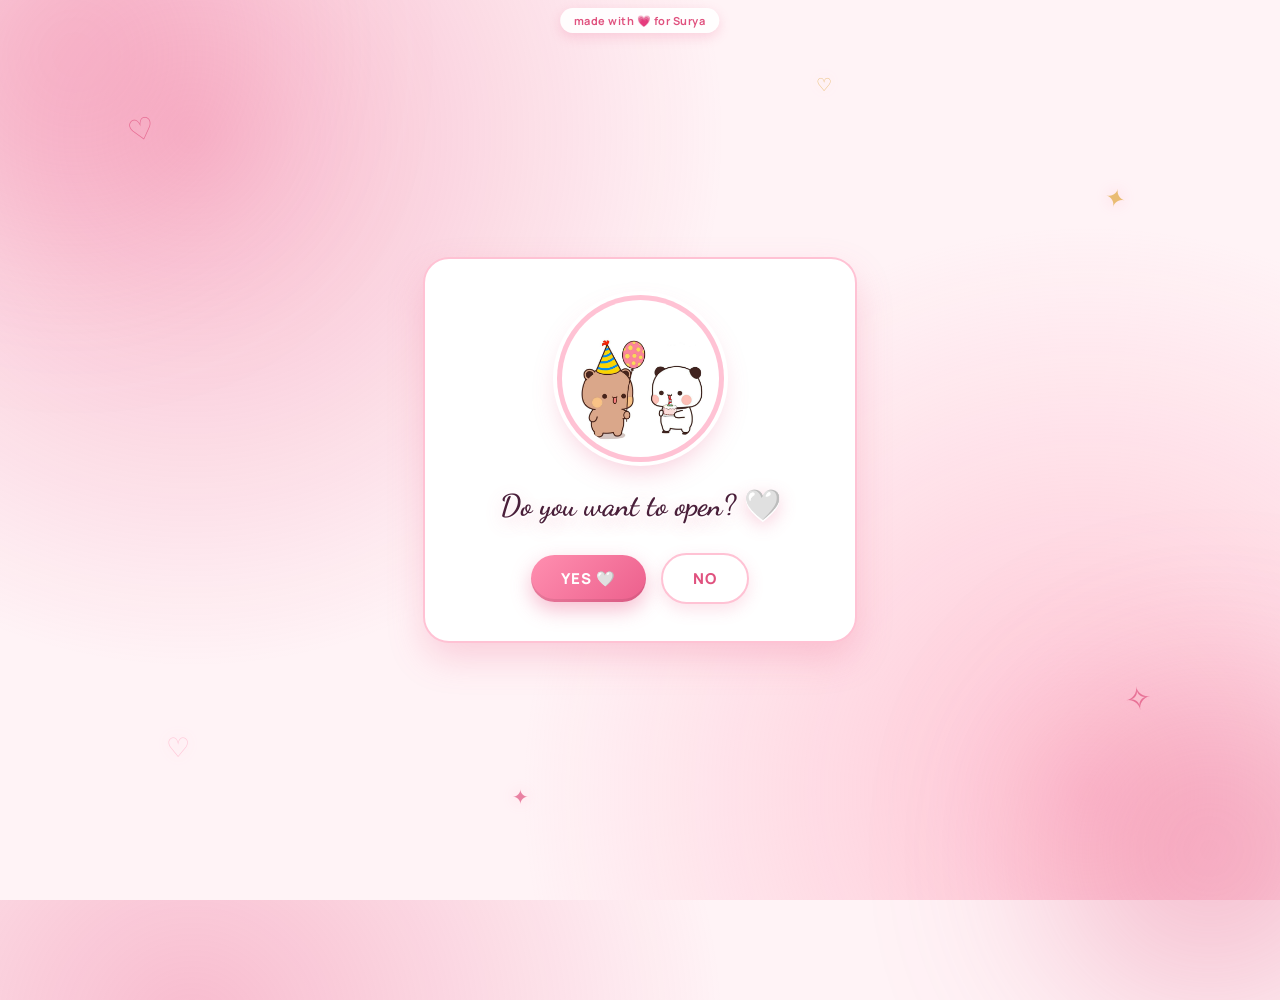
<file: index.html>
<!DOCTYPE html>
<html lang="en">
<head>
    <meta charset="UTF-8">
    <meta name="viewport" content="width=device-width, initial-scale=1.0, viewport-fit=cover"><meta name="theme-color" content="#FFF3F6">

    <title>A Little Surprise 🤍</title>

    <style>
        * {
            margin: 0;
            padding: 0;
            box-sizing: border-box;
        }

        body {
            min-height: 100vh;
            min-height: 100dvh;
            display: flex;
            justify-content: center;
            align-items: center;

            background:
                radial-gradient(circle at 20% 20%, #F6D6E0 0%, transparent 28%),
                radial-gradient(circle at 80% 80%, #E8A0B8 0%, transparent 25%),
                #FFF7F0;

            font-family: "Manrope", Arial, sans-serif;
            overflow: hidden;
            position: relative;
        }

        /* Soft background glow */
        body::before {
            content: "";
            position: absolute;
            width: 350px;
            height: 350px;
            background: #F6D6E0;
            border-radius: 50%;
            filter: blur(100px);
            opacity: 0.35;
            top: -120px;
            left: -100px;
        }

        body::after {
            content: "";
            position: absolute;
            width: 300px;
            height: 300px;
            background: #E8A0B8;
            border-radius: 50%;
            filter: blur(100px);
            opacity: 0.2;
            bottom: -100px;
            right: -80px;
        }

        /* Cute doodles */
        .doodle {
            position: absolute;
            color: #B8758D;
            opacity: 0.35;
            pointer-events: none;
            z-index: 1;
        }

        .d1 {
            top: 12%;
            left: 10%;
            font-size: 30px;
            transform: rotate(-15deg);
        }

        .d2 {
            top: 20%;
            right: 12%;
            font-size: 25px;
            transform: rotate(15deg);
        }

        .d3 {
            bottom: 15%;
            left: 13%;
            font-size: 27px;
        }

        .d4 {
            bottom: 20%;
            right: 10%;
            font-size: 32px;
            transform: rotate(-10deg);
        }

        .d5 {
            top: 8%;
            right: 35%;
            font-size: 18px;
        }

        .d6 {
            bottom: 10%;
            left: 40%;
            font-size: 20px;
        }

        /* Main card */
        .container {
            width: 90%;
            max-width: 430px;

            background: #5A3E36;

            padding: 38px 28px 32px;

            border-radius: 30px;

            text-align: center;

            position: relative;
            z-index: 5;

            box-shadow:
                0 25px 60px rgba(90, 62, 54, 0.22),
                0 8px 20px rgba(90, 62, 54, 0.12);

            animation: cardAppear 1s ease;
        }

        @keyframes cardAppear {
            from {
                opacity: 0;
                transform: translateY(25px) scale(0.95);
            }

            to {
                opacity: 1;
                transform: translateY(0) scale(1);
            }
        }

        /* Photo */
        .photo-wrapper {
            display: inline-block;
            padding: 6px;
            background: #FFFFFF;
            border-radius: 50%;

            box-shadow:
                0 0 0 6px #E8A0B8,
                0 10px 25px rgba(0, 0, 0, 0.15);

            margin-bottom: 25px;
        }

        .photo {
            width: 145px;
            height: 145px;

            object-fit: cover;

            border-radius: 50%;

            display: block;

            /* Original photo colour */
            filter: none;
        }

        /* Question */
        h2 {
            color: #FFF7F0;
            font-size: 23px;
            font-weight: 600;

            margin-bottom: 28px;

            letter-spacing: 0.2px;
        }

        /* Buttons */
        .buttons {
            display: flex;
            justify-content: center;
            align-items: center;
            gap: 15px;

            position: relative;
            min-height: 55px;
        }

        button {
            border: none;
            padding: 13px 30px;

            border-radius: 30px;

            font-size: 15px;
            font-weight: 600;

            cursor: pointer;

            transition:
                transform 0.25s ease,
                box-shadow 0.25s ease;
        }

        /* YES */
        #yesBtn {
            background: #F6D6E0;
            color: #5A3E36;

            box-shadow: 0 7px 18px rgba(0, 0, 0, 0.15);
        }

        #yesBtn:hover {
            transform: translateY(-3px) scale(1.04);
            background: #FFFFFF;

            box-shadow: 0 10px 25px rgba(0, 0, 0, 0.2);
        }

        /* NO */
        #noBtn {
            background: #7A574C;
            color: #FFF7F0;

            box-shadow: 0 7px 18px rgba(0, 0, 0, 0.12);

            position: relative;
        }

        #noBtn:hover {
            background: #6B4B41;
        }

        /* Falling hearts */
        .heart {
            position: fixed;

            top: -30px;

            font-size: 20px;

            pointer-events: none;

            z-index: 100;

            animation: fall linear forwards;
        }

        @keyframes fall {
            0% {
                transform:
                    translateY(-30px)
                    rotate(0deg)
                    scale(0.8);

                opacity: 0;
            }

            10% {
                opacity: 1;
            }

            100% {
                transform:
                    translateY(110vh)
                    rotate(360deg)
                    scale(1.2);

                opacity: 0;
            }
        }

        /* Mobile */
        @media (max-width: 500px) {

            .container {
                width: 88%;
                padding: 32px 22px 28px;
                border-radius: 27px;
            }

            .photo {
                width: 125px;
                height: 125px;
            }

            h2 {
                font-size: 20px;
            }

            button {
                padding: 12px 26px;
                font-size: 14px;
            }

            .d1 {
                left: 5%;
            }

            .d2 {
                right: 5%;
            }

            .d3 {
                left: 6%;
            }

            .d4 {
                right: 5%;
            }
        }
    </style>
<link href="https://fonts.googleapis.com/css2?family=Cormorant+Garamond:ital,wght@0,400;0,500;0,600;0,700;1,400;1,500;1,600;1,700&family=Manrope:wght@300;400;500;600;700;800&display=swap" rel="stylesheet">
<style>/* LOVE-OVERRIDE */

body{background:radial-gradient(circle at 15% 15%,rgba(236,95,140,.38) 0,transparent 40%),radial-gradient(circle at 85% 88%,rgba(255,160,185,.55) 0,transparent 42%),#FFF3F6!important;font-family:Manrope,Arial,sans-serif!important}
body::before{background:#EC5F8C!important;opacity:.28!important}
body::after{background:#E0527F!important;opacity:.4!important}
.doodle{color:#E0527F!important;opacity:.7!important;text-shadow:0 0 15px #FFB6CB}
.d2,.d5{color:#E0A63D!important}.d3{color:#FFB6CB!important}
.container{background:#FFFFFF!important;border:1px solid rgba(236,95,140,.75);box-shadow:0 0 34px rgba(236,95,140,.45),0 25px 60px rgba(0,0,0,.75)!important}
.photo-wrapper{background:#FFFFFF!important;box-shadow:0 0 0 3px #E0527F,0 0 22px rgba(255,160,190,.6)!important}
h2{color:#4A1F3A!important;font-family:'Cormorant Garamond',Georgia,serif!important;font-style:italic;font-weight:600!important;font-size:clamp(24px,6.6vw,30px)!important;line-height:1.2}
html{-webkit-text-size-adjust:100%;-webkit-tap-highlight-color:transparent}
button{touch-action:manipulation}
button{font-family:Manrope,Arial,sans-serif!important}
#yesBtn{background:#EC5F8C!important;color:#4A1F3A!important;box-shadow:0 0 15px rgba(255,160,190,.5)!important}
#yesBtn:hover{background:#FFB6CB!important;color:#FFF3F6!important}
#noBtn{background:#E0527F!important;color:#4A1F3A!important;box-shadow:none!important}
#noBtn:hover{background:#962750!important}

</style>
<link href="https://fonts.googleapis.com/css2?family=Dancing+Script:wght@600;700&display=swap" rel="stylesheet"><link rel="stylesheet" href="cute.css"></head>

<body>

    <!-- Background doodles -->
    <div class="doodle d1">♡</div>
    <div class="doodle d2">✦</div>
    <div class="doodle d3">♡</div>
    <div class="doodle d4">✧</div>
    <div class="doodle d5">♡</div>
    <div class="doodle d6">✦</div>


    <!-- Main Card -->
    <div class="container">

        <div class="photo-wrapper">
            <img
                src="bubududu.jpg"
                alt="Cute Photo"
                class="photo"
            >
        </div>

        <h2>Do you want to open? 🤍</h2>

        <div class="buttons">

            <button id="yesBtn">
                YES 🤍
            </button>

            <button id="noBtn">
                NO
            </button>

        </div>

    </div>


    <script>

        const yesBtn = document.getElementById("yesBtn");
        const noBtn = document.getElementById("noBtn");


        /* =========================
           NO BUTTON - MOVE AWAY
        ========================= */

        function moveNoButton() {

            const maxX = window.innerWidth - noBtn.offsetWidth - 20;
            const maxY = window.innerHeight - noBtn.offsetHeight - 20;

            const randomX = Math.max(
                10,
                Math.random() * maxX
            );

            const randomY = Math.max(
                10,
                Math.random() * maxY
            );

            noBtn.style.position = "fixed";

            noBtn.style.left = randomX + "px";
            noBtn.style.top = randomY + "px";

            noBtn.style.zIndex = "50";
        }


        /* Desktop */
        noBtn.addEventListener("mouseenter", moveNoButton);


        /* Mobile */
        noBtn.addEventListener("touchstart", function(e) {

            e.preventDefault();

            moveNoButton();

        });


        /* Extra protection */
        noBtn.addEventListener("click", function(e) {

            e.preventDefault();

            moveNoButton();

        });


        /* =========================
           YES BUTTON
        ========================= */

        yesBtn.addEventListener("click", function() {

            createHearts();

            setTimeout(function() {

                window.location.href = "next.html";

            }, 2500);

        });


        /* =========================
           FALLING HEARTS
        ========================= */

        function createHearts() {

            const hearts = [
                "♡",
                "♥",
                "♡",
                "♥",
                "♡"
            ];

            for (let i = 0; i < 100; i++) {

                const heart = document.createElement("div");

                heart.classList.add("heart");

                heart.innerHTML =
                    hearts[Math.floor(Math.random() * hearts.length)];

                heart.style.left =
                    Math.random() * 100 + "vw";

                heart.style.fontSize =
                    (12 + Math.random() * 20) + "px";

                heart.style.animationDuration =
                    (2 + Math.random() * 3) + "s";

                heart.style.animationDelay =
                    Math.random() * 1.5 + "s";

                /*
                   Pink + white hearts
                */

                heart.style.color = ["#E0527F","#FFB6CB","#FFB6CB","#A8559B","#E0527F"][Math.floor(Math.random()*5)]; heart.style.textShadow = "0 0 15px #FFB6CB";

                document.body.appendChild(heart);


                setTimeout(function() {
                    heart.remove();
                }, 6000);

            }

        }

    </script>

<script src="cute.js"></script></body>
</html>
</file>
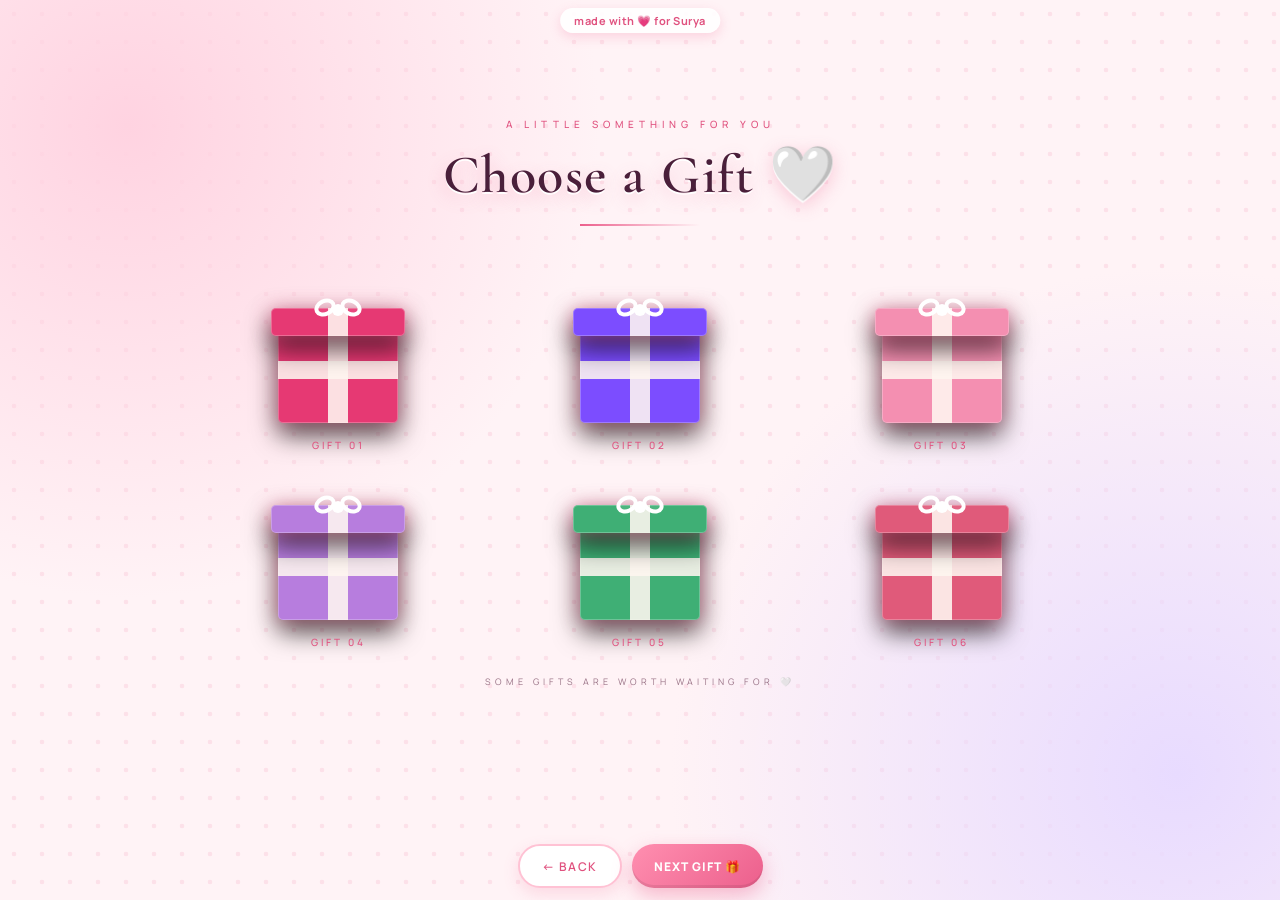
<file: birthdaygift.html>
<!DOCTYPE html>
<html lang="en">

<head>

<meta charset="UTF-8">

<meta name="viewport"
      content="width=device-width, initial-scale=1.0, viewport-fit=cover"><meta name="theme-color" content="#FFF3F6">

<title>Birthday Gifts 🤍</title>

<style>

/* =========================
   BASIC
========================= */

*{
    margin:0;
    padding:0;
    box-sizing:border-box;
}

html,
body{
    width:100%;
    min-height:100%;
}

body{

    background:#000;

    color:#fff;

    font-family:
        Arial,
        Helvetica,
        sans-serif;

    overflow:hidden;
}


/* =========================
   BACKGROUND GLOW
========================= */

body::before{

    content:"";

    position:fixed;

    width:650px;
    height:650px;

    left:50%;
    top:50%;

    transform:
        translate(-50%,-50%);

    background:
        radial-gradient(
            circle,
            rgba(255,255,255,.08),
            transparent 68%
        );

    pointer-events:none;

    z-index:0;
}


/* =========================
   MAIN
========================= */

.page{

    position:relative;

    width:100%;
    min-height:100vh;

    display:flex;

    flex-direction:column;

    align-items:center;

    justify-content:center;

    padding:35px 20px;

    z-index:2;
}


/* =========================
   TITLE
========================= */

.top-text{

    text-align:center;

    margin-bottom:42px;

    animation:
        titleIn
        1.2s
        ease
        forwards;
}


.top-small{

    color:#7A4A63;

    font-size:10px;

    letter-spacing:5px;

    margin-bottom:13px;
}


.top-text h1{

    font-size:
        clamp(28px,5vw,48px);

    font-weight:300;

    letter-spacing:6px;
}


.top-line{

    width:80px;

    height:1px;

    background:#fff;

    margin:17px auto 0;
}


@keyframes titleIn{

    from{

        opacity:0;

        transform:
            translateY(-25px);
    }

    to{

        opacity:1;

        transform:
            translateY(0);
    }
}


/* =========================
   GIFT GRID
========================= */

.gift-grid{

    width:100%;

    max-width:850px;

    display:grid;

    grid-template-columns:
        repeat(3,1fr);

    gap:42px 55px;

    justify-items:center;
}


/* =========================
   GIFT ITEM
========================= */

.gift-item{

    position:relative;

    width:145px;

    height:155px;

    display:flex;

    align-items:flex-end;

    justify-content:center;

    cursor:pointer;

    transition:.3s ease;
}


.gift-item:hover{

    transform:
        translateY(-7px);
}


/* =========================
   GIFT BOX
========================= */

.gift-box{

    position:relative;

    width:120px;

    height:100px;

    background:var(--gift-color);

    border-radius:5px;

    box-shadow:

        0 12px 30px
        rgba(0,0,0,.7),

        inset 0 0 0 1px
        rgba(255,255,255,.3);

    transition:
        transform .5s ease;
}


/* =========================
   VERTICAL RIBBON
========================= */

.ribbon-vertical{

    position:absolute;

    left:50%;

    top:0;

    transform:
        translateX(-50%);

    width:20px;

    height:100%;

    background:
        rgba(255,255,255,.75);
}


/* =========================
   HORIZONTAL RIBBON
========================= */

.ribbon-horizontal{

    position:absolute;

    left:0;

    top:38px;

    width:100%;

    height:18px;

    background:
        rgba(255,255,255,.75);
}


/* =========================
   GIFT LID
========================= */

.gift-lid{

    position:absolute;

    left:-7px;

    top:-15px;

    width:134px;

    height:28px;

    background:var(--gift-color);

    border-radius:5px;

    box-shadow:

        0 5px 12px
        rgba(0,0,0,.5);

    transition:

        transform .65s
        cubic-bezier(.22,.61,.36,1);
}


.lid-ribbon{

    position:absolute;

    left:50%;

    top:0;

    transform:
        translateX(-50%);

    width:20px;

    height:100%;

    background:
        rgba(255,255,255,.75);
}


/* =========================
   BOW
========================= */

.bow{

    position:absolute;

    top:-24px;

    left:50%;

    width:40px;

    height:25px;

    transform:
        translateX(-50%);

    z-index:5;
}


.bow-left,
.bow-right{

    position:absolute;

    width:22px;

    height:17px;

    border:4px solid #fff;

    border-radius:50%;

    background:
        rgba(255,255,255,.08);
}


.bow-left{

    left:-4px;

    transform:
        rotate(-25deg);
}


.bow-right{

    right:-4px;

    transform:
        rotate(25deg);
}


.bow-center{

    position:absolute;

    left:50%;

    top:5px;

    width:12px;

    height:12px;

    transform:
        translateX(-50%);

    border-radius:50%;

    background:#fff;

    z-index:3;
}


/* =========================
   NUMBER
========================= */

.gift-number{

    position:absolute;

    bottom:-29px;

    left:0;

    width:100%;

    text-align:center;

    color:#7A4A63;

    font-size:10px;

    letter-spacing:3px;
}


/* =========================
   COLORFUL PAPER
========================= */

.paper{

    position:absolute;

    left:50%;

    top:45px;

    width:12px;

    height:20px;

    opacity:0;

    z-index:15;

    pointer-events:none;

    border-radius:2px;
}


/* =========================
   SPARKLE STARS
========================= */

.sparkle,
.star-burst{

    position:absolute;

    left:50%;

    top:30px;

    width:10px;

    height:10px;

    color:#fff;

    opacity:0;

    z-index:16;

    pointer-events:none;

    font-size:18px;

    line-height:1;

    text-shadow:

        0 0 6px #fff,
        0 0 15px #fff;
}


/* =========================
   2 SECOND PAPER BURST
========================= */

.gift-item.burst .paper{

    animation:
        colorfulPaperBurst
        2s
        ease-out
        forwards;
}


@keyframes colorfulPaperBurst{

    0%{

        opacity:0;

        transform:
            translate(-50%,0)
            scale(.2)
            rotate(0deg);
    }

    10%{

        opacity:1;
    }

    45%{

        opacity:1;

        transform:
            translate(
                calc(-50% + var(--paper-x)),
                var(--paper-y)
            )
            rotate(var(--paper-r))
            scale(1);
    }

    75%{

        opacity:1;
    }

    100%{

        opacity:0;

        transform:
            translate(
                calc(-50% + var(--paper-x)),
                calc(var(--paper-y) + 70px)
            )
            rotate(
                calc(var(--paper-r) + 180deg)
            )
            scale(.7);
    }
}


/* =========================
   STAR BURST
========================= */

.gift-item.burst .sparkle,
.gift-item.burst .star-burst{

    animation:
        starBurst
        2s
        ease-out
        forwards;
}


@keyframes starBurst{

    0%{

        opacity:0;

        transform:
            translate(-50%,0)
            scale(.1)
            rotate(0deg);
    }

    15%{

        opacity:1;

        transform:
            translate(
                calc(-50% + var(--star-x) * .25),
                calc(var(--star-y) * .25)
            )
            scale(1.5)
            rotate(45deg);
    }

    55%{

        opacity:1;

        transform:
            translate(
                calc(-50% + var(--star-x) * .75),
                calc(var(--star-y) * .75)
            )
            scale(1.1)
            rotate(180deg);
    }

    100%{

        opacity:0;

        transform:
            translate(
                calc(-50% + var(--star-x)),
                var(--star-y)
            )
            scale(.2)
            rotate(360deg);
    }
}


/* =========================
   OPEN STATE
========================= */

.gift-item.open{

    transform:
        translateY(-5px);
}


.gift-item.open .gift-lid{

    transform:
        translateY(-75px)
        rotate(-8deg);
}


.gift-item.open .gift-box{

    transform:
        scale(1.03);
}


/* =========================
   MESSAGE
========================= */

.gift-message{

    position:absolute;

    left:50%;

    top:-70px;

    width:220px;

    transform:
        translateX(-50%)
        translateY(15px)
        scale(.8);

    opacity:0;

    pointer-events:none;

    padding:12px 16px;

    background:#4A1F3A;

    border:1px solid #7A4A63;

    border-radius:12px;

    text-align:center;

    color:#fff;

    font-size:12px;

    line-height:1.5;

    box-shadow:
        0 10px 30px
        rgba(0,0,0,.7);

    transition:.5s ease;

    z-index:40;
}


/* =========================
   MESSAGE AFTER 2 SECONDS
========================= */

.gift-item.show-message .gift-message{

    opacity:1;

    transform:
        translateX(-50%)
        translateY(0)
        scale(1);

    pointer-events:auto;

    cursor:pointer;
}


/* =========================
   MESSAGE HOVER
========================= */

.gift-item.show-message .gift-message:hover{

    border-color:#fff;

    transform:
        translateX(-50%)
        translateY(-2px)
        scale(1.03);
}


/* =========================
   MESSAGE ARROW
========================= */

.gift-message::after{

    content:"";

    position:absolute;

    left:50%;

    bottom:-7px;

    width:12px;

    height:12px;

    background:#4A1F3A;

    border-right:1px solid #7A4A63;

    border-bottom:1px solid #7A4A63;

    transform:
        translateX(-50%)
        rotate(45deg);
}


/* =========================
   BOTTOM TEXT
========================= */

.bottom-text{

    margin-top:55px;

    color:#7A4A63;

    font-size:9px;

    letter-spacing:4px;

    text-align:center;
}


/* =========================
   BACK BUTTON
========================= */

.back-btn{

    position:fixed;

    left:22px;

    bottom:22px;

    padding:8px 14px;

    background:transparent;

    color:#7A4A63;

    border:1px solid #4A1F3A;

    border-radius:18px;

    font-size:9px;

    letter-spacing:2px;

    cursor:pointer;

    transition:.3s ease;

    z-index:50;
}


.back-btn:hover{

    color:#fff;

    border-color:#fff;
}


/* =========================
   MOBILE
========================= */

@media(max-width:700px){

    body{

        overflow:auto;
    }


    .page{

        min-height:100vh;

        padding:
            35px
            12px
            75px;

        justify-content:
            flex-start;
    }


    .top-text{

        margin-top:15px;

        margin-bottom:45px;
    }


    .top-text h1{

        font-size:28px;

        letter-spacing:4px;
    }


    .gift-grid{

        grid-template-columns:
            repeat(2,1fr);

        gap:55px 20px;

        max-width:400px;
    }


    .gift-item{

        width:135px;

        height:145px;
    }


    .gift-box{

        width:110px;

        height:92px;
    }


    .gift-lid{

        width:124px;
    }


    .gift-message{

        width:190px;

        font-size:11px;
    }


    .bottom-text{

        margin-top:45px;

        margin-bottom:20px;
    }

}


/* =========================
   6 GIFT COLORS
========================= */

.gift-1{
    --gift-color:#E63973;
}

.gift-2{
    --gift-color:#7C4DFF;
}

.gift-3{
    --gift-color:#F48FB1;
}

.gift-4{
    --gift-color:#B77DDE;
}

.gift-5{
    --gift-color:#3FAF75;
}

.gift-6{
    --gift-color:#E05A7A;
}

</style>

<link href="https://fonts.googleapis.com/css2?family=Cormorant+Garamond:ital,wght@0,400;0,500;0,600;0,700;1,400;1,500;1,600;1,700&family=Manrope:wght@300;400;500;600;700;800&display=swap" rel="stylesheet">

<style>
/* LOVE-OVERRIDE */

html,body{background:#FFF3F6}

body{
    background:
        radial-gradient(
            ellipse at 18% 8%,
            rgba(236,95,140,.34),
            transparent 55%
        ),
        radial-gradient(
            ellipse at 85% 95%,
            rgba(255,160,185,.5),
            transparent 55%
        ),
        #FFF3F6 fixed!important;

    color:#4A1F3A!important;

    font-family:
        Manrope,
        Arial,
        sans-serif!important
}

body::before{
    background:
        radial-gradient(
            circle,
            rgba(255,160,190,.14),
            transparent 68%
        )!important
}

.top-small{
    color:#E0527F!important;
    font-weight:500
}

.top-text h1{
    font-family:
        'Cormorant Garamond',
        Georgia,
        serif!important;

    font-weight:600!important;

    letter-spacing:1.5px!important;

    font-size:
        clamp(30px,8.6vw,54px)!important;

    line-height:1.15!important;

    color:#4A1F3A;

    text-shadow:
        0 0 15px rgba(255,160,190,.55)
}

.top-line{
    background:
        linear-gradient(
            90deg,
            transparent,
            #E0527F,
            transparent
        )!important;

    height:2px!important;

    width:120px!important
}

.gift-box,.gift-lid{
    box-shadow:
        0 0 18px rgba(236,95,140,.5),
        0 12px 26px rgba(0,0,0,.7),
        inset 0 0 0 1px rgba(255,255,255,.25)!important
}

.ribbon-vertical,
.ribbon-horizontal,
.lid-ribbon{
    background:
        rgba(255,247,242,.88)!important
}

.gift-number{
    color:#E0527F!important;
    font-weight:500
}

.gift-message{
    background:#FFFFFF!important;
    border:1px solid #EC5F8C!important;
    color:#A8559B!important;
    font-weight:500;

    box-shadow:
        0 0 20px rgba(236,95,140,.5),
        0 12px 26px rgba(0,0,0,.6)!important
}

.gift-message::after{
    background:#FFFFFF!important;
    border-right:1px solid #EC5F8C!important;
    border-bottom:1px solid #EC5F8C!important
}

.gift-item.show-message .gift-message:hover{
    border-color:#E0527F!important
}

.sparkle,
.star-burst{
    color:#E0A63D!important;

    text-shadow:
        0 0 6px #FFF7F2,
        0 0 14px #FFB6CB!important
}

.bottom-text{
    color:#7A4A63!important;
    opacity:.75
}

.back-btn{
    display:none!important
}

html{
    -webkit-text-size-adjust:100%;
    -webkit-tap-highlight-color:transparent
}

.page{
    min-height:100vh;
    min-height:100dvh;
    padding-bottom:130px!important
}

/* ONLY GIFT COLORS CHANGED */

.gift-1{--gift-color:#E63973}
.gift-2{--gift-color:#7C4DFF}
.gift-3{--gift-color:#F48FB1}
.gift-4{--gift-color:#B77DDE}
.gift-5{--gift-color:#3FAF75}
.gift-6{--gift-color:#E05A7A}

.fh{
    position:fixed;
    bottom:-30px;
    opacity:.75;
    text-shadow:0 0 15px #FFB6CB;
    animation:fhup linear forwards;
    pointer-events:none;
    z-index:1
}

@keyframes fhup{
    to{
        transform:
            translateY(-115vh)
            rotate(25deg);
        opacity:0
    }
}

</style>

<link href="https://fonts.googleapis.com/css2?family=Dancing+Script:wght@600;700&display=swap" rel="stylesheet"><link rel="stylesheet" href="cute.css"></head>

<body>

<div class="page">

    <!-- =========================
         TITLE
    ========================== -->

    <div class="top-text">

        <div class="top-small">
            A LITTLE SOMETHING FOR YOU
        </div>

        <h1>
            Choose a Gift 🤍
        </h1>

        <div class="top-line"></div>

    </div>


    <!-- =========================
         GIFT GRID
    ========================== -->

    <div class="gift-grid">


        <!-- =========================
             GIFT 1
        ========================== -->

        <div class="gift-item gift-1"
             onclick="openGift(1)">

            <div class="gift-message"
                 id="message1"
                 onclick="goToGift(1,event)">

                WOW! Your surprise is here! ✨
                <br><br>
                <span>Tap this message 🎁</span>

            </div>


            <div class="gift-box">

                <div class="ribbon-vertical"></div>

                <div class="ribbon-horizontal"></div>

                <div class="gift-lid">

                    <div class="lid-ribbon"></div>

                </div>

                <div class="bow">

                    <div class="bow-left"></div>
                    <div class="bow-right"></div>
                    <div class="bow-center"></div>

                </div>

            </div>


            <div class="gift-number">
                GIFT 01
            </div>

        </div>


        <!-- =========================
             GIFT 2
        ========================== -->

        <div class="gift-item gift-2"
             onclick="openGift(2)">

            <div class="gift-message"
                 id="message2"
                 onclick="goToGift(2,event)">

                No gift is here 🤍

            </div>


            <div class="gift-box">

                <div class="ribbon-vertical"></div>

                <div class="ribbon-horizontal"></div>

                <div class="gift-lid">

                    <div class="lid-ribbon"></div>

                </div>

                <div class="bow">

                    <div class="bow-left"></div>
                    <div class="bow-right"></div>
                    <div class="bow-center"></div>

                </div>

            </div>


            <div class="gift-number">
                GIFT 02
            </div>

        </div>


        <!-- =========================
             GIFT 3
        ========================== -->

        <div class="gift-item gift-3"
             onclick="openGift(3)">

            <div class="gift-message"
                 id="message3"
                 onclick="goToGift(3,event)">

                WOW! Your surprise is here! ✨
                <br><br>
                <span>Tap this message 🎁</span>

            </div>


            <div class="gift-box">

                <div class="ribbon-vertical"></div>

                <div class="ribbon-horizontal"></div>

                <div class="gift-lid">

                    <div class="lid-ribbon"></div>

                </div>

                <div class="bow">

                    <div class="bow-left"></div>
                    <div class="bow-right"></div>
                    <div class="bow-center"></div>

                </div>

            </div>


            <div class="gift-number">
                GIFT 03
            </div>

        </div>


        <!-- =========================
             GIFT 4
        ========================== -->

        <div class="gift-item gift-4"
             onclick="openGift(4)">

            <div class="gift-message"
                 id="message4"
                 onclick="goToGift(4,event)">

                WOW! Your surprise is here! ✨
                <br><br>
                <span>Tap this message 🎁</span>

            </div>


            <div class="gift-box">

                <div class="ribbon-vertical"></div>

                <div class="ribbon-horizontal"></div>

                <div class="gift-lid">

                    <div class="lid-ribbon"></div>

                </div>

                <div class="bow">

                    <div class="bow-left"></div>
                    <div class="bow-right"></div>
                    <div class="bow-center"></div>

                </div>

            </div>


            <div class="gift-number">
                GIFT 04
            </div>

        </div>


        <!-- =========================
             GIFT 5
        ========================== -->

        <div class="gift-item gift-5"
             onclick="openGift(5)">

            <div class="gift-message"
                 id="message5">

                No gift is here 🤍

            </div>


            <div class="gift-box">

                <div class="ribbon-vertical"></div>

                <div class="ribbon-horizontal"></div>

                <div class="gift-lid">

                    <div class="lid-ribbon"></div>

                </div>

                <div class="bow">

                    <div class="bow-left"></div>
                    <div class="bow-right"></div>
                    <div class="bow-center"></div>

                </div>

            </div>


            <div class="gift-number">
                GIFT 05
            </div>

        </div>


        <!-- =========================
             GIFT 6
        ========================== -->

        <div class="gift-item gift-6"
             onclick="openGift(6)">

            <div class="gift-message"
                 id="message6"
                 onclick="goToGift(6,event)">

                WOW! Your surprise is here! ✨
                <br><br>
                <span>Tap this message 🎁</span>

            </div>


            <div class="gift-box">

                <div class="ribbon-vertical"></div>

                <div class="ribbon-horizontal"></div>

                <div class="gift-lid">

                    <div class="lid-ribbon"></div>

                </div>

                <div class="bow">

                    <div class="bow-left"></div>
                    <div class="bow-right"></div>
                    <div class="bow-center"></div>

                </div>

            </div>


            <div class="gift-number">
                GIFT 06
            </div>

        </div>


    </div>


    <!-- =========================
         BOTTOM TEXT
    ========================== -->

    <div class="bottom-text">

        SOME GIFTS ARE WORTH WAITING FOR 🤍

    </div>


</div>


<!-- =========================
     BACK BUTTON
========================= -->

<button class="back-btn"
        onclick="goBack()">

    BACK

</button>


<script>

let giftTimer = null;


/* =========================
   OPEN GIFT
========================= */

function openGift(number){

    const gifts =
        document.querySelectorAll(".gift-item");

    const gift =
        gifts[number - 1];


    /* Stop previous timer */

    if(giftTimer){

        clearTimeout(giftTimer);

        giftTimer = null;

    }


    /* Close other gifts */

    gifts.forEach(item => {

        if(item !== gift){

            item.classList.remove(
                "open",
                "burst",
                "show-message"
            );

        }

    });


    /* If message already visible */

    if(gift.classList.contains("show-message")){

        return;

    }


    /* Reset current gift */

    gift.classList.remove(
        "open",
        "burst",
        "show-message"
    );


    /* Restart animation */

    void gift.offsetWidth;


    /* Open box */

    gift.classList.add("open");


    /* Create paper */

    createColorfulPaper(gift);


    /* Create stars */

    createSparkleStars(gift);


    /* Start 2 second burst */

    gift.classList.add("burst");


    /*
       MESSAGE APPEARS
       ONLY AFTER 2000ms
    */

    giftTimer = setTimeout(function(){

        gift.classList.remove("burst");

        gift.classList.add("show-message");

        giftTimer = null;

    },2000);

}


/* =========================
   COLORFUL PAPER
========================= */

function createColorfulPaper(gift){

    gift.querySelectorAll(".paper").forEach(
        paper => paper.remove()
    );


    const colors = [

        "#ff1744",
        "#ff9100",
        "#ffee00",
        "#00e676",
        "#00b0ff",
        "#651fff",
        "#f500ff",
        "#ff4081",
        "#00e5ff",
        "#76ff03"

    ];


    for(let i = 0; i < 40; i++){

        const paper =
            document.createElement("span");


        paper.className =
            "paper";


        const angle =
            Math.random() *
            Math.PI * 2;


        const distance =
            80 +
            Math.random() * 150;


        const x =
            Math.cos(angle) *
            distance;


        const y =
            Math.sin(angle) *
            distance - 70;


        const rotation =
            Math.random() * 720 - 360;


        paper.style.setProperty(
            "--paper-x",
            x + "px"
        );


        paper.style.setProperty(
            "--paper-y",
            y + "px"
        );


        paper.style.setProperty(
            "--paper-r",
            rotation + "deg"
        );


        paper.style.background =
            colors[
                Math.floor(
                    Math.random() *
                    colors.length
                )
            ];


        paper.style.width =
            (6 + Math.random() * 9) +
            "px";


        paper.style.height =
            (8 + Math.random() * 15) +
            "px";


        paper.style.animationDelay =
            (Math.random() * .15) +
            "s";


        gift.appendChild(paper);

    }

}


/* =========================
   SPARKLE STARS
========================= */

function createSparkleStars(gift){

    gift.querySelectorAll(
        ".sparkle,.star-burst"
    ).forEach(
        star => star.remove()
    );


    const starSymbols = [

        "✦",
        "✧",
        "✦",
        "✧",
        "★"

    ];


    const starColors = [

        "#ffffff",
        "#fff176",
        "#ff80ab",
        "#80d8ff",
        "#b388ff",
        "#69f0ae"

    ];


    for(let i = 0; i < 32; i++){

        const star =
            document.createElement("span");


        star.className =
            "star-burst";


        star.textContent =
            starSymbols[
                Math.floor(
                    Math.random() *
                    starSymbols.length
                )
            ];


        const angle =
            Math.random() *
            Math.PI * 2;


        const distance =
            70 +
            Math.random() * 170;


        const x =
            Math.cos(angle) *
            distance;


        const y =
            Math.sin(angle) *
            distance - 80;


        star.style.setProperty(
            "--star-x",
            x + "px"
        );


        star.style.setProperty(
            "--star-y",
            y + "px"
        );


        star.style.color =
            starColors[
                Math.floor(
                    Math.random() *
                    starColors.length
                )
            ];


        star.style.fontSize =
            (10 + Math.random() * 14) +
            "px";


        star.style.animationDelay =
            (Math.random() * .2) +
            "s";


        gift.appendChild(star);

    }

}


/* =========================
   GO TO GIFT PAGE
========================= */

function goToGift(number,event){

    event.stopPropagation();


    const pages = {

        1: "giftone.html",

        3: "giftthree.html",

        4: "giftfour.html",

        6: "giftsix.html"

    };


    if(pages[number]){

        window.location.href =
            pages[number];

    }

}


/* =========================
   BACK
========================= */

function goBack(){

    window.location.href =
        "gift.html";

}

</script>


<script>

/* opened-gift badges */

(function(){

var real=[1,3,4,6],o=[];

try{
    o=JSON.parse(
        localStorage.getItem("openedGifts")||"[]"
    )
}catch(e){}

var n=0;

real.forEach(function(g){

    if(o.indexOf(String(g))>=0){

        n++;

        var el=
            document.querySelectorAll(
                ".gift-number"
            )[g-1];

        if(el)
            el.textContent+=" ✓ OPENED";

    }

});

var b=
    document.querySelector(
        ".bottom-text"
    );

if(b&&n>0&&n<4)
    b.textContent=
        n+" OF 4 GIFTS OPENED 🤍 PICK THE NEXT ONE";

if(b&&n==4)
    b.textContent=
        "ALL GIFTS OPENED 🤍 HAPPY BIRTHDAY SURYA!"

})();

</script>

<link rel="stylesheet" href="giftcommon.css">

<div class="gnav">
    <a class="back" href="gift.html">← BACK</a>
    <a id="gnext" href="#">NEXT GIFT 🎁</a>
</div>

<script>

(function(){

var pages={
    1:"giftone.html",
    3:"giftthree.html",
    4:"giftfour.html",
    6:"giftsix.html"
},o=[];

try{
    o=JSON.parse(
        localStorage.getItem("openedGifts")||"[]"
    )
}catch(e){}

var t=
    [1,3,4,6].filter(
        function(g){
            return o.indexOf(String(g))<0
        }
    )[0]||1;

document.getElementById("gnext").href=
    pages[t]

})();

</script>

<script>

setInterval(function(){

var h=
    document.createElement("div");

h.className="fh";

h.textContent=
    Math.random()>.5?"♡":"♥";

h.style.color=[
    "#E0527F",
    "#FFB6CB",
    "#FFB6CB",
    "#A8559B",
    "#E0527F"
][
    Math.floor(
        Math.random()*5
    )
];

h.style.cssText+=
    "left:"+Math.random()*100+"vw;"+
    "font-size:"+
    (12+Math.random()*18)+"px;"+
    "animation-duration:"+
    (7+Math.random()*5)+"s";

document.body.appendChild(h);

setTimeout(
    function(){
        h.remove()
    },
    12500
);

},1100);

</script>

<script src="cute.js"></script></body>

</html>
</file>
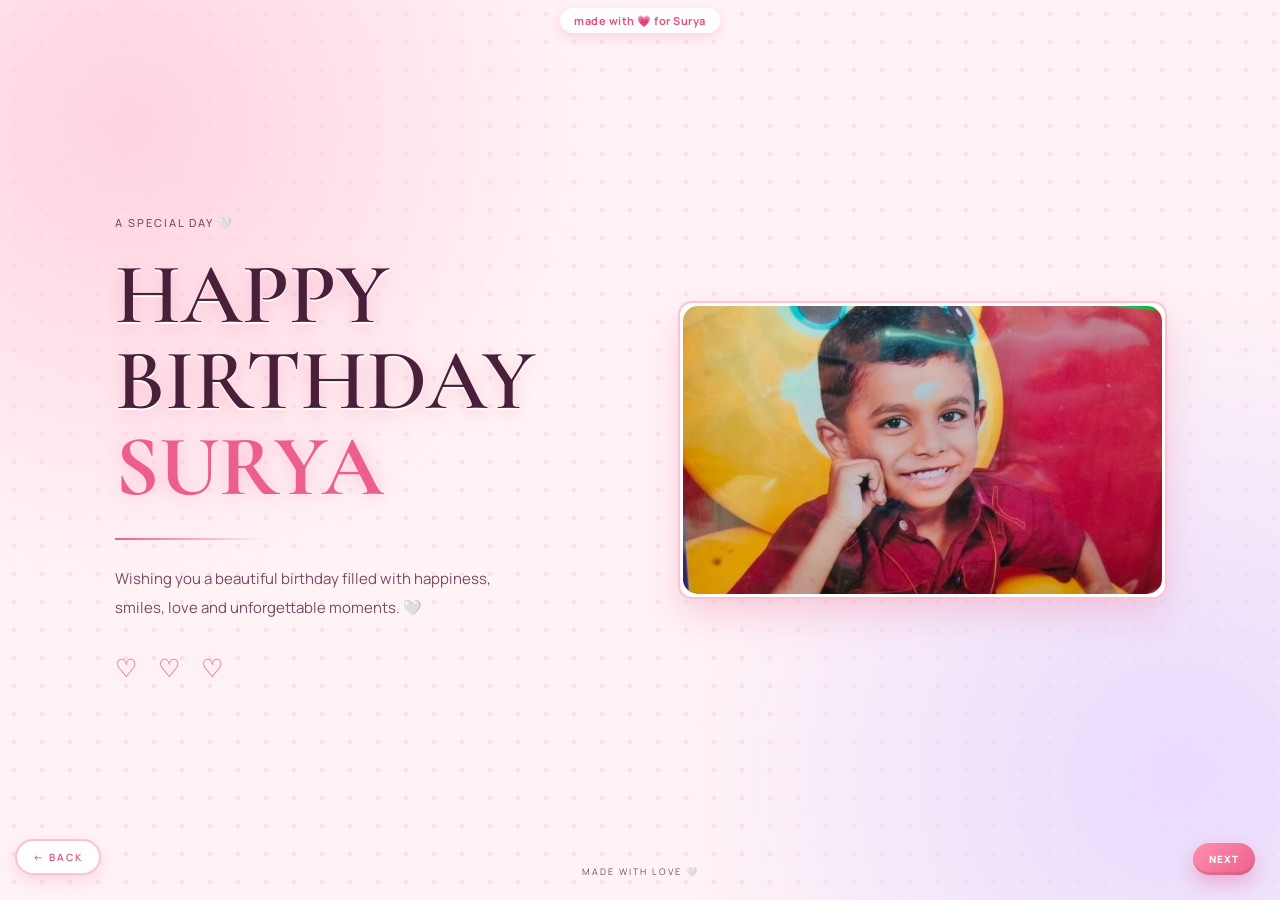
<file: gift.html>
<!DOCTYPE html>
<html lang="en">

<head>

<meta charset="UTF-8">

<meta name="viewport"
      content="width=device-width, initial-scale=1.0, viewport-fit=cover"><meta name="theme-color" content="#FFF3F6">

<title>Happy Birthday Surya 🤍</title>


<style>

/* =========================
   BASIC
========================= */

*{
    margin:0;
    padding:0;
    box-sizing:border-box;
}

html,
body{
    width:100%;
    height:100%;
}

body{

    background:#000;

    color:#fff;

    font-family:
        Arial,
        Helvetica,
        sans-serif;

    overflow:hidden;
}


/* =========================
   SOFT BACKGROUND GLOW
========================= */

body::before{

    content:"";

    position:fixed;

    width:650px;
    height:650px;

    left:50%;
    top:50%;

    transform:
        translate(-50%,-50%);

    background:
        radial-gradient(
            circle,
            rgba(255,255,255,.09),
            transparent 68%
        );

    animation:
        backgroundGlow
        5s
        ease-in-out
        infinite
        alternate;

    pointer-events:none;

    z-index:0;
}


@keyframes backgroundGlow{

    0%{

        opacity:.3;

        transform:
            translate(-50%,-50%)
            scale(.8);
    }

    100%{

        opacity:1;

        transform:
            translate(-50%,-50%)
            scale(1.15);
    }
}


/* =========================
   MAIN PAGE
========================= */

.page{

    position:relative;

    width:100%;
    height:100vh;

    display:flex;

    align-items:center;

    justify-content:center;

    padding:30px;

    z-index:2;
}


.content{

    width:100%;

    max-width:1050px;

    display:grid;

    grid-template-columns:
        1fr 1fr;

    align-items:center;

    gap:80px;
}


/* =========================
   LEFT SIDE
========================= */

.message{

    opacity:0;

    transform:
        translateX(-140px);

    animation:
        leftEnter
        1.5s
        cubic-bezier(.22,.61,.36,1)
        forwards;

    animation-delay:.3s;
}


@keyframes leftEnter{

    0%{

        opacity:0;

        transform:
            translateX(-140px);
    }

    70%{

        opacity:1;
    }

    100%{

        opacity:1;

        transform:
            translateX(0);
    }
}


/* Small text */

.small{

    color:#888;

    font-size:11px;

    letter-spacing:6px;

    margin-bottom:22px;

    opacity:0;

    animation:
        fadeUp
        1s
        ease
        forwards;

    animation-delay:1.1s;
}


/* Main birthday text */

.message h1{

    font-size:
        clamp(
            38px,
            5vw,
            68px
        );

    font-weight:300;

    line-height:1.08;

    letter-spacing:6px;

    margin-bottom:28px;

    opacity:0;

    transform:
        translateY(35px);

    animation:
        titleAppear
        1.4s
        cubic-bezier(.22,.61,.36,1)
        forwards;

    animation-delay:1.4s;
}


@keyframes titleAppear{

    to{

        opacity:1;

        transform:
            translateY(0);
    }
}


/* =========================
   LINE
========================= */

.line{

    width:0;

    height:1px;

    background:#fff;

    margin-bottom:25px;

    animation:
        lineAppear
        1s
        ease
        forwards;

    animation-delay:2.3s;
}


@keyframes lineAppear{

    to{

        width:150px;
    }
}


/* =========================
   MESSAGE
========================= */

.message p{

    max-width:410px;

    color:#999;

    font-size:15px;

    line-height:1.9;

    opacity:0;

    animation:
        fadeUp
        1s
        ease
        forwards;

    animation-delay:2.5s;
}


/* Small hearts */

.heart-text{

    margin-top:28px;

    font-size:25px;

    letter-spacing:8px;

    opacity:0;

    animation:
        fadeUp
        1s
        ease
        forwards;

    animation-delay:2.9s;
}


@keyframes fadeUp{

    from{

        opacity:0;

        transform:
            translateY(20px);
    }

    to{

        opacity:1;

        transform:
            translateY(0);
    }
}


/* =========================
   RIGHT SIDE PHOTO
========================= */

.photo-section{

    display:flex;

    justify-content:center;

    opacity:0;

    transform:
        translateX(140px)
        scale(.85);

    animation:
        photoEnter
        1.6s
        cubic-bezier(.22,.61,.36,1)
        forwards;

    animation-delay:1.7s;
}


@keyframes photoEnter{

    0%{

        opacity:0;

        transform:
            translateX(140px)
            scale(.85);
    }

    100%{

        opacity:1;

        transform:
            translateX(0)
            scale(1);
    }
}


/* =========================
   PHOTO FRAME
========================= */
.photo-frame img{
    width:100%;
    height:100%;
    display:block;
    object-fit:cover;
    border-radius:15px;
    filter:none !important;
    opacity:1;
    transition:.6s ease;
}

@keyframes photoFloat{

    0%,
    100%{

        transform:
            translateY(0);
    }

    50%{

        transform:
            translateY(-12px);
    }
}


/* =========================
   PHOTO
========================= */

.photo-frame img{

    width:100%;

    height:100%;

    display:block;

    object-fit:cover;

    border-radius:15px;

    filter:
        grayscale(100%);

    transition:
        .6s
        ease;
}


.photo-frame:hover img{

    filter:
        grayscale(0%);

    transform:
        scale(1.02);
}


/* =========================
   PHOTO CORNERS
========================= */

.corner{

    position:absolute;

    width:28px;

    height:28px;

    border-color:#fff;

    border-style:solid;

    z-index:5;
}


.corner.one{

    top:-6px;

    left:-6px;

    border-width:
        2px
        0
        0
        2px;

    border-radius:
        10px
        0
        0
        0;
}


.corner.two{

    top:-6px;

    right:-6px;

    border-width:
        2px
        2px
        0
        0;

    border-radius:
        0
        10px
        0
        0;
}


.corner.three{

    bottom:-6px;

    left:-6px;

    border-width:
        0
        0
        2px
        2px;

    border-radius:
        0
        0
        0
        10px;
}


.corner.four{

    bottom:-6px;

    right:-6px;

    border-width:
        0
        2px
        2px
        0;

    border-radius:
        0
        0
        10px
        0;
}


/* =========================
   FLOATING WHITE HEARTS
========================= */

.heart{

    position:fixed;

    bottom:-40px;

    color:#fff;

    font-size:15px;

    opacity:0;

    pointer-events:none;

    z-index:1;

    animation:
        heartFloat
        linear
        forwards;
}


@keyframes heartFloat{

    0%{

        transform:
            translateY(0)
            scale(.4)
            rotate(0deg);

        opacity:0;
    }


    15%{

        opacity:.8;
    }


    50%{

        opacity:.6;
    }


    80%{

        opacity:.4;
    }


    100%{

        transform:
            translateY(-115vh)
            scale(1.1)
            rotate(25deg);

        opacity:0;
    }
}


/* =========================
   BOTTOM TEXT
========================= */

.bottom{

    position:fixed;

    bottom:22px;

    left:0;

    width:100%;

    text-align:center;

    color:#7A4A63;

    font-size:9px;

    letter-spacing:4px;

    opacity:0;

    animation:
        fade
        1s
        ease
        forwards;

    animation-delay:3.8s;

    z-index:5;
}


@keyframes fade{

    to{

        opacity:1;
    }
}


/* =========================
   NEXT BUTTON
========================= */

.next-btn{
    position:fixed;

    right:25px;
    bottom:25px;

    padding:9px 16px;

    background:transparent;
    color:#fff;

    border:1px solid #7A4A63;
    border-radius:20px;

    font-size:10px;
    letter-spacing:2px;

    cursor:pointer;

    transition:.3s ease;

    z-index:10;
}

html{-webkit-text-size-adjust:100%;-webkit-tap-highlight-color:transparent}
@media(max-width:700px){.page{min-height:100vh;min-height:100dvh;padding-bottom:130px!important}.message h1{font-size:clamp(30px,9.4vw,38px)!important;letter-spacing:2px!important;line-height:1.15}.next-btn{min-height:44px}}
.next-btn:hover{
    border-color:#fff;
    background:#fff;
    color:#000;
}

.next-btn:hover{
    border-color:#fff;
    background:#fff;
    color:#000;
}


.next-btn:hover{

    border-color:#fff;

    background:#fff;

    color:#000;
}


/* =========================
   MOBILE
========================= */

@media(max-width:700px){

    body{

        overflow:auto;
    }


    .page{

        min-height:100vh;

        height:auto;

        padding:
            50px
            20px
            70px;
    }


    .content{

        grid-template-columns:1fr;

        gap:55px;

        max-width:500px;
    }


    .message{

        text-align:center;

        order:1;
    }


    .message h1{

        font-size:39px;

        letter-spacing:4px;
    }


    .small{

        letter-spacing:4px;
    }


    .line{

        margin-left:auto;

        margin-right:auto;
    }


    .message p{

        margin-left:auto;

        margin-right:auto;

        font-size:14px;
    }


    .photo-section{

        order:2;
    }


    .photo-frame{

        width:245px;

        height:315px;
    }


    .bottom{

        position:relative;

        margin-top:40px;

        bottom:auto;
    }


.next-btn{
    right:15px;
    top:auto;
    bottom:25px;
    transform:none;
}

}

</style>

<link href="https://fonts.googleapis.com/css2?family=Cormorant+Garamond:ital,wght@0,400;0,500;0,600;0,700;1,400;1,500;1,600;1,700&family=Manrope:wght@300;400;500;600;700;800&display=swap" rel="stylesheet">
<style>/* LOVE-OVERRIDE */

body{background:radial-gradient(ellipse at 20% 15%,rgba(236,95,140,.32),transparent 55%),radial-gradient(ellipse at 85% 90%,rgba(255,160,185,.5),transparent 55%),#FFF3F6!important;color:#4A1F3A!important;font-family:Manrope,Arial,sans-serif!important}
body::before{background:radial-gradient(circle,rgba(255,160,190,.16),transparent 68%)!important}
.small{color:#E0527F!important;font-weight:500}
.message h1{font-family:'Cormorant Garamond',Georgia,serif!important;font-weight:600!important;font-style:italic;color:#4A1F3A!important;text-shadow:0 0 15px rgba(255,160,190,.45)}
.message h1 .hl{color:#E0527F;text-shadow:0 0 18px rgba(255,160,190,.6)}
.line{background:linear-gradient(90deg,#E0527F,transparent)!important;height:2px!important}
.message p{color:#7A4A63!important}
.heart-text{color:#E0527F;text-shadow:0 0 15px #FFB6CB}
.photo-frame{border-radius:16px;box-shadow:0 0 0 2px #EC5F8C,0 0 34px rgba(236,95,140,.65),0 26px 60px rgba(0,0,0,.7)!important}
.corner{border-color:#E0527F!important}
.bottom{color:#7A4A63!important;opacity:.7}
.next-btn{background:#EC5F8C!important;color:#4A1F3A!important;border:1px solid #EC5F8C!important;font-weight:600;font-family:Manrope,Arial,sans-serif;box-shadow:0 0 15px rgba(255,160,190,.45)}
.next-btn:hover{background:#FFB6CB!important;color:#FFF3F6!important;border-color:#FFB6CB!important}

</style>
<link href="https://fonts.googleapis.com/css2?family=Dancing+Script:wght@600;700&display=swap" rel="stylesheet"><link rel="stylesheet" href="cute.css"></head>


<body>


<!-- =========================
     MAIN
========================= -->

<div class="page">

    <div class="content">


        <!-- LEFT -->

        <div class="message">


            <div class="small">
                A SPECIAL DAY 🤍
            </div>


            <h1>

                HAPPY<br>

                BIRTHDAY<br>

                <span class="hl">SURYA</span>
</h1>


            <div class="line"></div>


            <p>

                Wishing you a beautiful birthday
                filled with happiness, smiles,
                love and unforgettable moments. 🤍

            </p>


            <div class="heart-text">

                ♡ ♡ ♡

            </div>


        </div>



        <!-- RIGHT -->

        <div class="photo-section">


            <div class="photo-frame">


                <!-- Corner decorations -->



                <!-- =====================
                     CHANGE PHOTO HERE
                ====================== -->

                <img
                    src="surya.jpeg" onerror="this.onerror=null;this.src='2.jpeg'"
                    alt="Surya"
                >


            </div>

        </div>


    </div>

</div>



<!-- =========================
     NEXT BUTTON
========================= -->

<button class="next-btn" onclick="goNext()">
    NEXT
</button>



<!-- Bottom -->

<div class="bottom">

    MADE WITH LOVE 🤍

</div>



<script>


/* =================================
   FLOATING WHITE HEARTS
================================= */

function createHeart(){

    const heart =
        document.createElement("div");


    heart.className =
        "heart";


    const symbols = [

        "♡",
        "♡",
        "♡",
        "♥"

    ];


    heart.innerHTML =
        symbols[
            Math.floor(
                Math.random()
                * symbols.length
            )
        ];


    /* Random horizontal position */

    heart.style.left =
        Math.random()
        * 100
        + "vw";


    /* Random size */

    heart.style.fontSize =
        (
            10 +
            Math.random()*16
        )
        + "px";


    /* Random animation speed */

    heart.style.animationDuration =
        (
            5 +
            Math.random()*5
        )
        + "s";


    /* Random delay */

    heart.style.animationDelay =
        (
            Math.random()*1.5
        )
        + "s";


    heart.style.color=["#E0527F","#FFB6CB","#FFB6CB","#A8559B","#E0527F"][Math.floor(Math.random()*5)];heart.style.textShadow="0 0 15px #FFB6CB";document.body.appendChild(heart);


    /* Remove after animation */

    setTimeout(()=>{

        heart.remove();

    },11000);

}


/* Create hearts */

setInterval(
    createHeart,
    700
);


/* Create a few immediately */

for(let i=0;i<5;i++){

    setTimeout(
        createHeart,
        i*400
    );

}


/* =================================
   NEXT PAGE
================================= */

function goNext(){

    window.location.href =
        "birthdaygift.html";

}


</script>


<a href="next.html" style="position:fixed;left:15px;bottom:25px;padding:9px 16px;background:rgba(255,243,246,.88);color:#E0527F;border:1px solid #E0527F;border-radius:20px;font:600 10px Manrope,Arial,sans-serif;letter-spacing:2px;text-decoration:none;z-index:10">← BACK</a>
<script src="cute.js"></script></body>

</html>
</file>
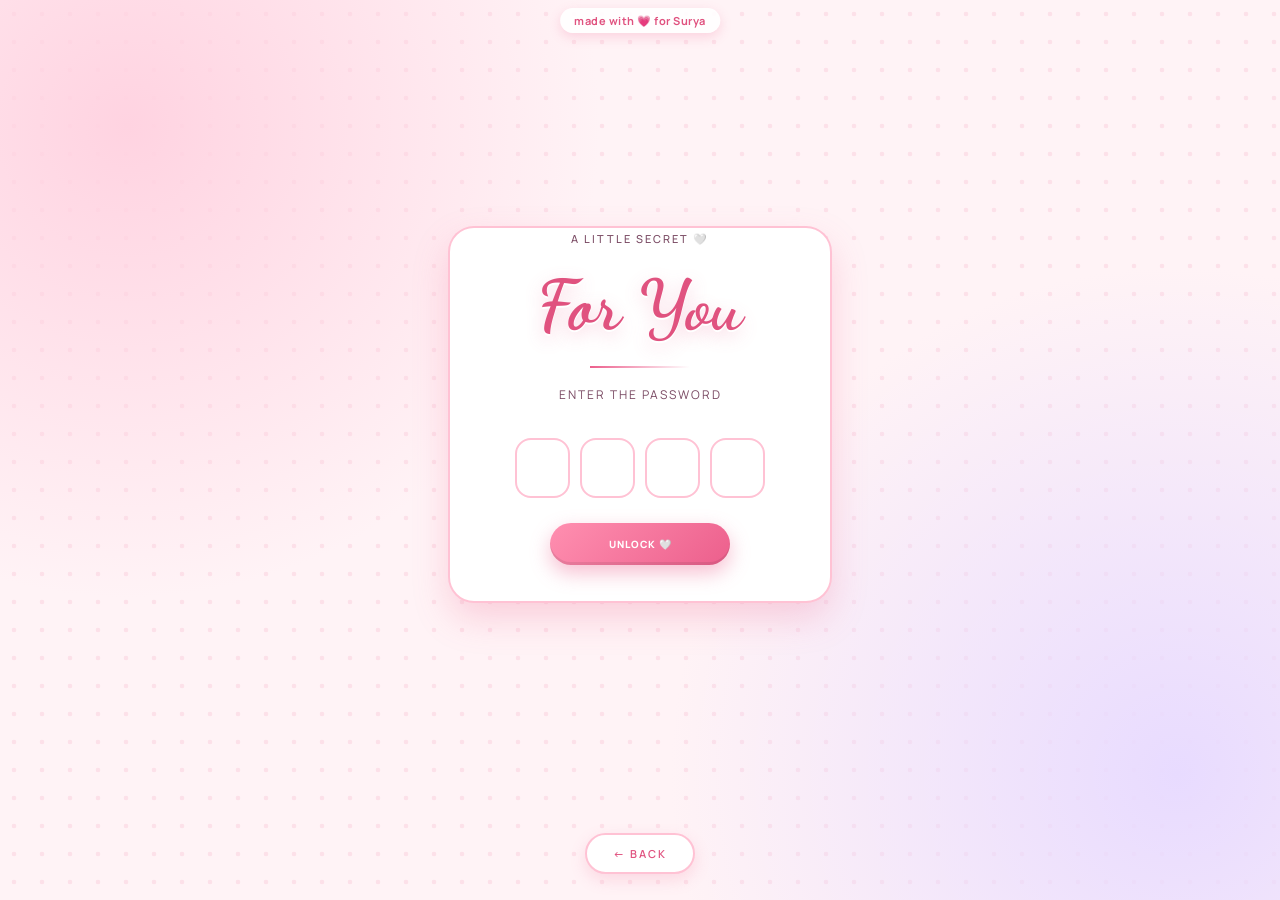
<file: next.html>
<!DOCTYPE html>
<html lang="en">
<head>
<meta charset="UTF-8">
<meta name="viewport" content="width=device-width, initial-scale=1.0, viewport-fit=cover"><meta name="theme-color" content="#FFF3F6">
<title>For You 🤍</title>

<style>
*{
    margin:0;
    padding:0;
    box-sizing:border-box;
}

body{
    height:100vh;
    overflow:hidden;
    background:#000;
    color:#fff;
    font-family:Arial, sans-serif;
}

/* Soft glow */
body::before{
    content:"";
    position:fixed;
    width:500px;
    height:500px;
    left:50%;
    top:50%;
    transform:translate(-50%,-50%);
    background:radial-gradient(circle,
        rgba(255,255,255,.10),
        transparent 65%);
    animation:glow 4s ease-in-out infinite alternate;
}

@keyframes glow{
    from{opacity:.4; transform:translate(-50%,-50%) scale(.8);}
    to{opacity:1; transform:translate(-50%,-50%) scale(1.15);}
}

/* Main */
.main{
    position:relative;
    z-index:5;
    height:100vh;
    display:flex;
    align-items:center;
    justify-content:center;
    text-align:center;
}

.card{
    width:90%;
    max-width:380px;
    opacity:0;
    transform:translateY(30px);
    animation:show 1.5s ease forwards;
}

@keyframes show{
    to{
        opacity:1;
        transform:translateY(0);
    }
}

/* Cute small text */
.small{
    font-size:11px;
    letter-spacing:5px;
    color:#aaa;
    margin-bottom:18px;
    opacity:0;
    animation:fade 1s ease forwards;
    animation-delay:.5s;
}

.title{
    font-size:32px;
    font-weight:300;
    letter-spacing:6px;
    opacity:0;
    animation:fade 1s ease forwards;
    animation-delay:1s;
}

.line{
    width:0;
    height:1px;
    background:#fff;
    margin:18px auto;
    animation:line 1s ease forwards;
    animation-delay:1.5s;
}

@keyframes line{
    to{width:100px;}
}

.subtitle{
    font-size:12px;
    color:#999;
    letter-spacing:2px;
    opacity:0;
    animation:fade 1s ease forwards;
    animation-delay:1.8s;
}

@keyframes fade{
    to{opacity:1;}
}

/* Password */
.password{
    margin-top:35px;
    opacity:0;
    transform:scale(.9);
    animation:passwordShow 1s ease forwards;
    animation-delay:2.2s;
}

@keyframes passwordShow{
    to{
        opacity:1;
        transform:scale(1);
    }
}

.boxes{
    display:flex;
    justify-content:center;
    gap:10px;
}

.boxes input{
    width:55px;
    height:60px;

    background:rgba(255,255,255,.04);
    border:1px solid #7A4A63;
    border-radius:6px;

    color:#fff;
    text-align:center;
    font-size:22px;

    outline:none;
    transition:.3s;

    opacity:0;
    transform:translateY(15px);
}

.boxes input:nth-child(1){
    animation:box .5s forwards 2.5s;
}
.boxes input:nth-child(2){
    animation:box .5s forwards 2.65s;
}
.boxes input:nth-child(3){
    animation:box .5s forwards 2.8s;
}
.boxes input:nth-child(4){
    animation:box .5s forwards 2.95s;
}

@keyframes box{
    to{
        opacity:1;
        transform:translateY(0);
    }
}

.boxes input:focus{
    border-color:#fff;
    box-shadow:0 0 15px rgba(255,255,255,.2);
}

/* Button */
button{
    margin-top:25px;
    width:180px;
    height:42px;

    background:#fff;
    color:#000;

    border:0;
    border-radius:20px;

    font-size:10px;
    letter-spacing:3px;

    cursor:pointer;

    opacity:0;
    animation:fade 1s forwards 3.4s;

    transition:.3s;
}

button:hover{
    transform:scale(1.05);
    box-shadow:0 0 20px rgba(255,255,255,.25);
}

/* Error */
.error{
    height:18px;
    margin-top:15px;
    font-size:10px;
    letter-spacing:2px;
    color:#aaa;
    opacity:0;
}

/* Shake */
.shake{
    animation:shake .45s;
}

@keyframes shake{
    0%,100%{transform:translateX(0);}
    25%{transform:translateX(-8px);}
    50%{transform:translateX(8px);}
    75%{transform:translateX(-5px);}
}

/* Floating hearts */
.heart{
    position:fixed;
    bottom:-30px;
    color:#fff;
    font-size:14px;
    opacity:0;
    z-index:2;
    pointer-events:none;

    animation:floatHeart linear forwards;
}

@keyframes floatHeart{

    0%{
        transform:translateY(0) scale(.6) rotate(0deg);
        opacity:0;
    }

    15%{
        opacity:.7;
    }

    80%{
        opacity:.5;
    }

    100%{
        transform:translateY(-110vh) scale(1.2) rotate(25deg);
        opacity:0;
    }
}

/* Unlock */
.unlock{
    position:fixed;
    inset:0;
    background:#000;
    color:#fff;

    display:flex;
    align-items:center;
    justify-content:center;
    flex-direction:column;

    z-index:20;

    opacity:0;
    pointer-events:none;
}

.unlock.active{
    animation:unlock .8s ease forwards;
}

@keyframes unlock{
    from{
        opacity:0;
        transform:scale(1.15);
    }
    to{
        opacity:1;
        transform:scale(1);
    }
}

.unlock h2{
    font-size:30px;
    font-weight:300;
    letter-spacing:7px;
}

.unlock p{
    margin-top:12px;
    font-size:10px;
    letter-spacing:3px;
    opacity:.6;
}

/* Mobile */
@media(max-width:400px){

    .title{
        font-size:27px;
    }

    .boxes{
        gap:7px;
    }

    .boxes input{
        width:52px;
        height:57px;
    }
}
</style>
<link href="https://fonts.googleapis.com/css2?family=Cormorant+Garamond:ital,wght@0,400;0,500;0,600;0,700;1,400;1,500;1,600;1,700&family=Manrope:wght@300;400;500;600;700;800&display=swap" rel="stylesheet">
<style>/* LOVE-OVERRIDE */

body{background:radial-gradient(ellipse at 50% 30%,rgba(236,95,140,.3),transparent 60%),radial-gradient(ellipse at 50% 110%,rgba(255,160,185,.5),transparent 55%),#FFF3F6!important;color:#4A1F3A!important;font-family:Manrope,Arial,sans-serif!important}
body::before{background:radial-gradient(circle,rgba(255,160,190,.2),transparent 65%)!important}
.small{color:#E0527F!important;font-weight:500}
.title{font-family:'Cormorant Garamond',Georgia,serif!important;font-weight:600!important;letter-spacing:5px!important;font-size:52px!important;color:#4A1F3A;text-shadow:0 0 15px rgba(255,160,190,.55)}
.line{background:linear-gradient(90deg,transparent,#E0527F,transparent)!important;height:2px!important}
.subtitle{color:#7A4A63!important}
.boxes input{background:#FFFFFF!important;border:1px solid #EC5F8C!important;border-radius:14px!important;color:#4A1F3A!important}
.boxes input:focus{border-color:#E0527F!important;box-shadow:0 0 15px rgba(255,160,190,.5)!important}
button{background:#EC5F8C!important;color:#4A1F3A!important;border-radius:26px!important;font-weight:600;font-family:Manrope,Arial,sans-serif;box-shadow:0 0 15px rgba(255,160,190,.45)}
button:hover{background:#FFB6CB!important;color:#FFF3F6!important;box-shadow:0 0 22px rgba(255,160,190,.6)!important}
.error{color:#E0527F!important}
.unlock{background:radial-gradient(ellipse at 50% 50%,rgba(255,160,185,.7),transparent 65%),#FFF3F6!important;color:#4A1F3A!important}
.unlock h2{font-family:'Cormorant Garamond',Georgia,serif!important;font-weight:600!important;font-style:italic;letter-spacing:1px!important;font-size:46px!important;line-height:1.15;padding:0 18px;color:#A8559B;text-shadow:0 0 15px #FFB6CB}
.unlock p{opacity:.85!important;color:#7A4A63}
@media(max-width:400px){.title{font-size:44px!important;letter-spacing:4px!important}.unlock h2{font-size:36px!important}}
html{-webkit-text-size-adjust:100%;-webkit-tap-highlight-color:transparent}
body{height:100vh;height:100dvh;overflow-x:hidden;overflow-y:auto!important}
.main{height:auto!important;min-height:100vh;min-height:100dvh;padding:24px 0 96px}
button{touch-action:manipulation}

</style>
<link href="https://fonts.googleapis.com/css2?family=Dancing+Script:wght@600;700&display=swap" rel="stylesheet"><link rel="stylesheet" href="cute.css"></head>

<body>

<div class="main">

    <div class="card">

        <div class="small">A LITTLE SECRET 🤍</div>

        <div class="title">For You</div>

        <div class="line"></div>

        <div class="subtitle">
            ENTER THE PASSWORD
        </div>

        <div class="password">

            <div class="boxes">

                <input type="password" inputmode="numeric" pattern="[0-9]*" autocomplete="off" maxlength="1" id="p1">
                <input type="password" inputmode="numeric" pattern="[0-9]*" autocomplete="off" maxlength="1" id="p2">
                <input type="password" inputmode="numeric" pattern="[0-9]*" autocomplete="off" maxlength="1" id="p3">
                <input type="password" inputmode="numeric" pattern="[0-9]*" autocomplete="off" maxlength="1" id="p4">

            </div>

            <button onclick="checkPassword()">
                UNLOCK 🤍
            </button>

            <div class="error" id="error">
                TRY AGAIN 🤍
            </div>

        </div>

    </div>

</div>


<!-- Unlock screen -->

<div class="unlock" id="unlock">

    <h2>Unlocked 🤍</h2>

    <p>YOUR SURPRISE IS WAITING...</p>

</div>


<script>

/* Password box movement */

const inputs = document.querySelectorAll(".boxes input");

inputs.forEach((input,index)=>{

    input.addEventListener("input",()=>{

        if(input.value && index < 3){
            inputs[index+1].focus();
        }

        if(index === 3 && input.value){
            setTimeout(checkPassword,300);
        }

    });

    input.addEventListener("keydown",(e)=>{

        if(e.key === "Backspace" &&
           !input.value &&
           index > 0){

            inputs[index-1].focus();
        }

    });

});


/* Password */

function checkPassword(){

    const password =
        p1.value +
        p2.value +
        p3.value +
        p4.value;

    const error =
        document.getElementById("error");

    if(password === "2014"){

        error.style.opacity="0";

        document.getElementById("unlock")
            .classList.add("active");

        setTimeout(()=>{

            window.location.href="gift.html";

        },2200);

    }else{

        error.style.opacity="1";

        const boxes =
            document.querySelector(".boxes");

        boxes.classList.remove("shake");

        void boxes.offsetWidth;

        boxes.classList.add("shake");

        inputs.forEach(input=>{
            input.value="";
        });

        inputs[0].focus();
    }
}


/* Floating white hearts */

function createHeart(){

    const heart =
        document.createElement("div");

    heart.className="heart";
    heart.innerHTML="♡";

    heart.style.left =
        Math.random()*100+"vw";

    heart.style.fontSize =
        (10 + Math.random()*14)+"px";

    heart.style.animationDuration =
        (5 + Math.random()*5)+"s";

    heart.style.color=["#E0527F","#FFB6CB","#FFB6CB","#A8559B","#E0527F"][Math.floor(Math.random()*5)];heart.style.textShadow="0 0 15px #FFB6CB";document.body.appendChild(heart);

    setTimeout(()=>{
        heart.remove();
    },10000);
}


/* Create hearts continuously */

setInterval(createHeart,700);

</script>

<a href="index.html" style="position:fixed;left:50%;bottom:26px;transform:translateX(-50%);padding:11px 26px;background:rgba(255,243,246,.88);color:#E0527F;border:1px solid #E0527F;border-radius:26px;font:600 11px Manrope,Arial,sans-serif;letter-spacing:2px;text-decoration:none;z-index:50">← BACK</a>
<script src="cute.js"></script></body>
</html>
</file>
<file: cute.css>
/* CUTE LOVE THEME - Strawberry Milk. Loaded last on every page. */
:root{--ink:#4A1F3A;--ink2:#7A4A63;--pink:#EC5F8C;--rose:#E0527F;--blush:#FFF3F6;--petal:#FFC2D4}
html body{color:var(--ink2)}
html body .sec,html body .blk,html body .page-one,html body .page,html body .main{background-color:var(--blush)!important;background-image:radial-gradient(circle at 10% 14%,#FFD3E1 0,transparent 34%),radial-gradient(circle at 92% 86%,#E8DBFF 0,transparent 36%),radial-gradient(circle,rgba(236,95,140,.12) 2px,transparent 2.6px)!important;background-size:auto,auto,28px 28px!important}
html body section:nth-of-type(even){background-color:#FFEAF1!important}
html body .sec.full{background-color:#FFEAF1!important}
/* script headings */
.ttl,h1,h2,h3,.title,.mini,.end,.special-label,.special-message,.message .highlight,#wish,.unlock h2{font-family:'Dancing Script','Cormorant Garamond',cursive!important;font-style:normal!important;font-weight:700!important;letter-spacing:0!important;text-shadow:0 2px 0 #fff,0 6px 18px rgba(236,95,140,.3)!important}
.ttl{font-size:clamp(40px,12vw,64px)!important;color:var(--ink)!important;line-height:1.15!important}
.title{font-size:clamp(54px,15vw,70px)!important;color:var(--rose)!important}
.message h1{font-size:clamp(50px,14vw,86px)!important;line-height:1!important;color:var(--ink)!important}
.message h1 .hl{color:var(--pink)!important}
.card h2,.unlock h2{font-size:clamp(38px,10vw,52px)!important}
.message .highlight{font-size:clamp(25px,7vw,36px)!important;line-height:1.25!important}
#wish{font-size:clamp(30px,8.5vw,38px)!important}
.mini,.end{font-size:clamp(32px,9vw,40px)!important}
.special-label,.special-message{font-size:clamp(26px,7vw,34px)!important}
h2{color:var(--ink)!important}
.card h2,.end,.mini,.special-label,.special-message,.message .highlight,#wish{color:var(--rose)!important}
/* little labels */
.small,.subtitle,.bottom,.sub,.wish-note,.special-note{color:var(--ink2)!important;letter-spacing:2px}
.sub{letter-spacing:.3px}
/* buttons */
html body button,html body .btn,html body #yesBtn,html body .next-btn,html body .gnav a:not(.back){background:linear-gradient(135deg,#FF8FB0,#EC5F8C)!important;color:#fff!important;border:0!important;border-radius:999px!important;font-weight:800!important;letter-spacing:1px;box-shadow:0 8px 20px rgba(236,95,140,.4),inset 0 -3px 0 rgba(0,0,0,.08)!important}
html body #noBtn,html body .gnav a.back,html body a[href="index.html"],html body a[href="next.html"],html body a[href="gift.html"]{background:#fff!important;color:var(--rose)!important;border:2px solid var(--petal)!important;border-radius:999px!important;box-shadow:0 6px 16px rgba(236,95,140,.18)!important}
html body .gnav a.pulse{animation:gp 1.2s infinite}
/* cards, polaroids, frames */
.container,.card,.wish-card,.special-card,.pol,.pol2,.photo-frame,.vcard{background:#fff!important;border:3px solid #fff!important;box-shadow:0 0 0 2px var(--petal),0 16px 36px rgba(236,95,140,.26)!important;border-radius:24px!important}
.photo-frame,.pol,.pol2{border-radius:12px!important}
.photo-wrapper{background:#fff!important;box-shadow:0 0 0 5px var(--petal),0 0 0 9px #fff,0 12px 28px rgba(236,95,140,.35)!important}
.sec.full .bg,#s1 .bg{background:#fff!important;border:3px solid #fff!important;box-shadow:0 0 0 2px var(--petal),0 16px 36px rgba(236,95,140,.26)!important;border-radius:16px!important}
.ring img,.mt img,.duo img{border-color:#fff!important;box-shadow:0 0 0 2px var(--petal),0 10px 24px rgba(236,95,140,.3)!important;background:#fff}
.corner{border-color:var(--pink)!important}
.boxes input,.wish-card textarea{background:#fff!important;border:2px solid var(--petal)!important;color:var(--ink)!important;border-radius:16px!important}
.boxes input:focus,.wish-card textarea:focus{border-color:var(--pink)!important;box-shadow:0 0 0 4px rgba(236,95,140,.18)!important}
.wish-card p,.card p{color:var(--ink2)!important}
.hl{color:var(--rose)!important;font-weight:700!important}
.line,.top-line{background:linear-gradient(90deg,var(--pink),transparent)!important}
.unlock{background:radial-gradient(circle at 50% 45%,#FFD3E1,#FFF3F6 70%)!important}
.unlock p{color:var(--ink2)!important}
.star{background:#FFB6CB!important}.star:nth-child(3n){background:#F6C768!important}
.ribbon-hint{color:#fff!important;text-shadow:0 2px 8px rgba(120,20,60,.6)!important}
.veil{background:linear-gradient(to bottom,rgba(255,243,246,.25),transparent 40%,transparent 70%,rgba(255,243,246,.7))!important}
#lb{background:rgba(74,31,58,.88)!important}#lb img{border:4px solid #fff!important;box-shadow:0 0 0 2px var(--petal)!important}
/* made-with-love pill */
.mwl{position:fixed;top:calc(8px + env(safe-area-inset-top,0px));left:50%;transform:translateX(-50%);z-index:350;padding:5px 14px;border-radius:999px;background:rgba(255,255,255,.9);color:var(--rose);font:700 11px Manrope,sans-serif;letter-spacing:.5px;box-shadow:0 4px 12px rgba(236,95,140,.22);pointer-events:none;white-space:nowrap}
.mwl b{display:inline-block;animation:hb 1.3s infinite}
@keyframes hb{20%,60%{transform:scale(1.3)}}
@media(prefers-reduced-motion:reduce){.mwl b{animation:none}}
</file>
<file: giftcommon.css>
#fx{position:fixed;inset:0;pointer-events:none;z-index:300}
html{-webkit-tap-highlight-color:transparent}
.gnav{position:fixed;left:0;right:0;bottom:calc(12px + env(safe-area-inset-bottom,0px));display:flex;justify-content:center;gap:10px;z-index:400;pointer-events:none}
.gnav a{pointer-events:auto;padding:11px 22px;border-radius:30px;font:600 12px Manrope,Arial,sans-serif;letter-spacing:1.5px;text-decoration:none;color:#4A1F3A;background:#EC5F8C;border:1px solid #EC5F8C;box-shadow:0 0 15px rgba(255,160,190,.45);transition:.3s}
.gnav a:hover{background:#FFB6CB;color:#FFF3F6}
.gnav a:active{transform:scale(.95)}
.gnav a.back{background:rgba(255,243,246,.88);color:#E0527F;border:1px solid #E0527F;box-shadow:none}
.gnav a.back:hover{background:#E0527F;color:#FFF3F6}
.gnav a.pulse{animation:gp 1.2s infinite}
@keyframes gp{50%{transform:scale(1.1);box-shadow:0 0 28px #FFB6CB}}

/* phone tap targets */
.gnav a{min-height:44px;display:inline-flex;align-items:center;justify-content:center;white-space:nowrap;-webkit-tap-highlight-color:transparent}
@media(max-width:380px){.gnav a{padding:11px 16px;font-size:11px;letter-spacing:1px}}
</file>
